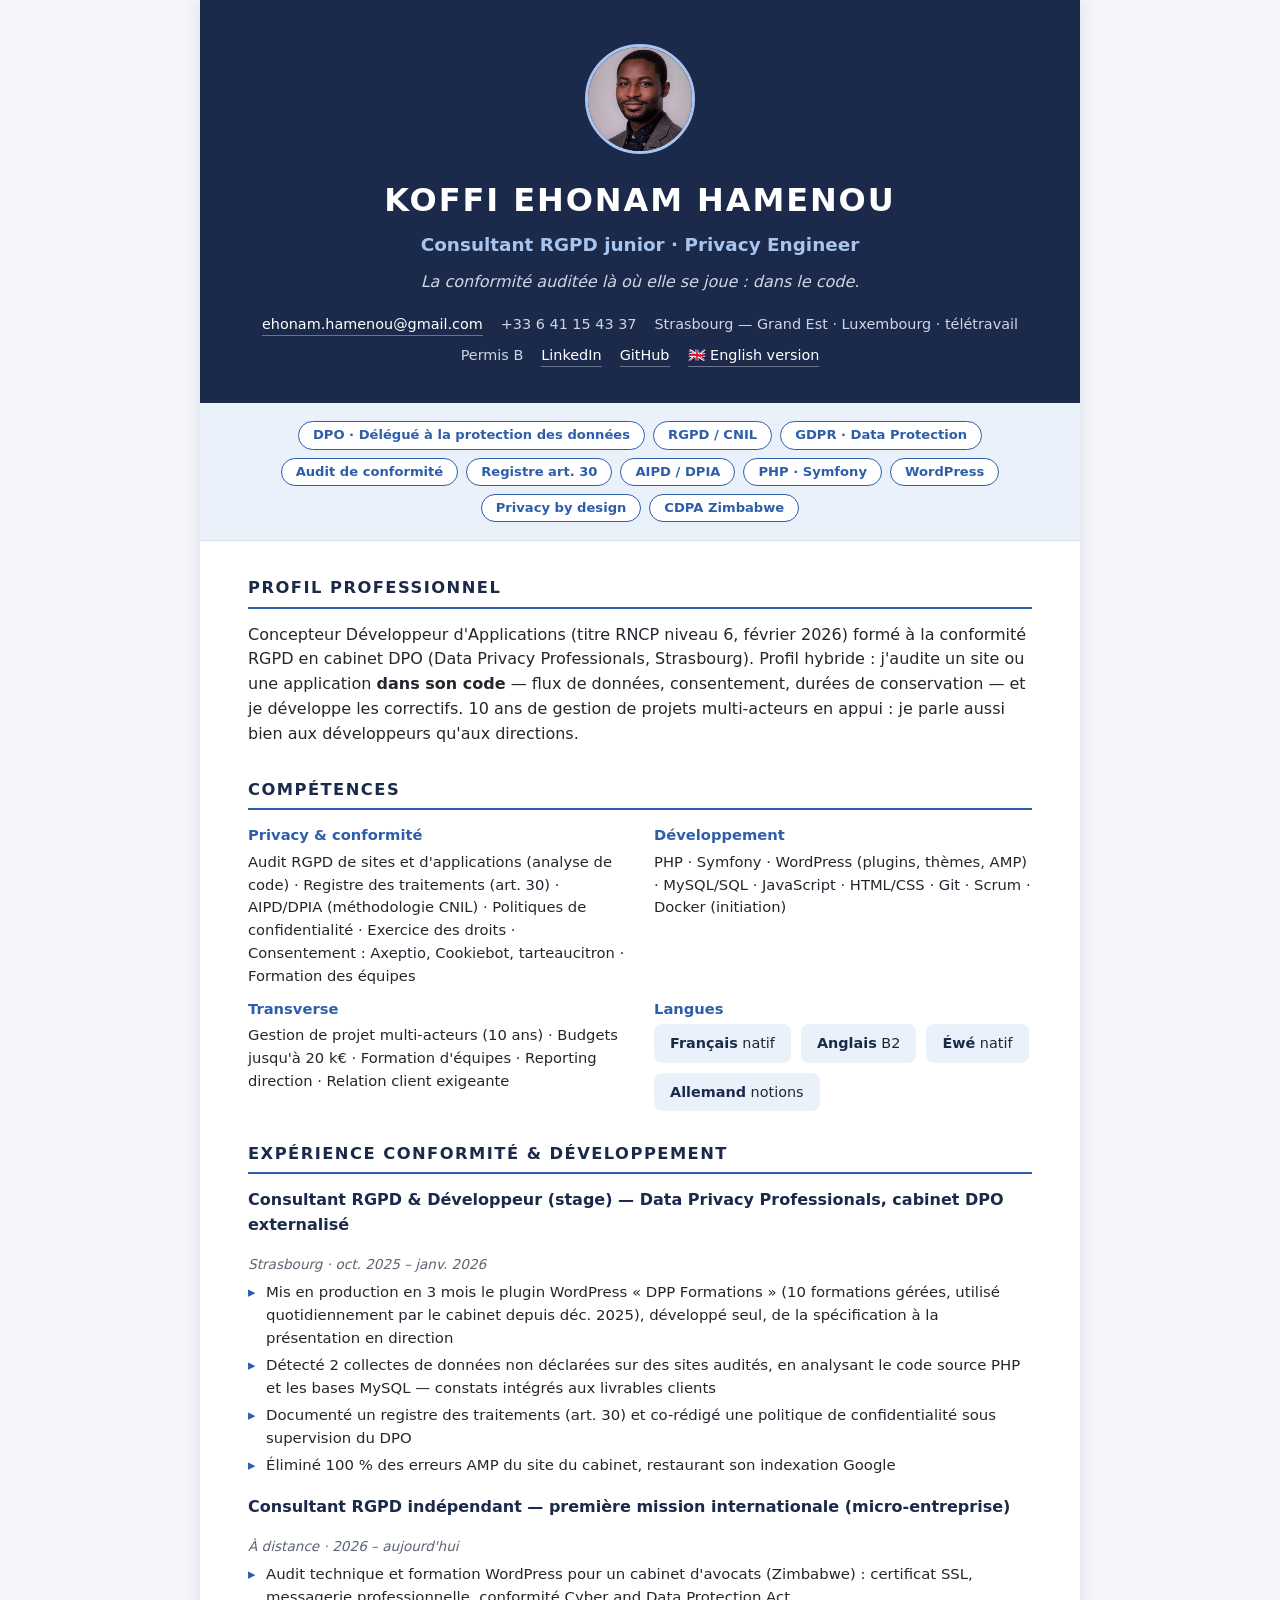
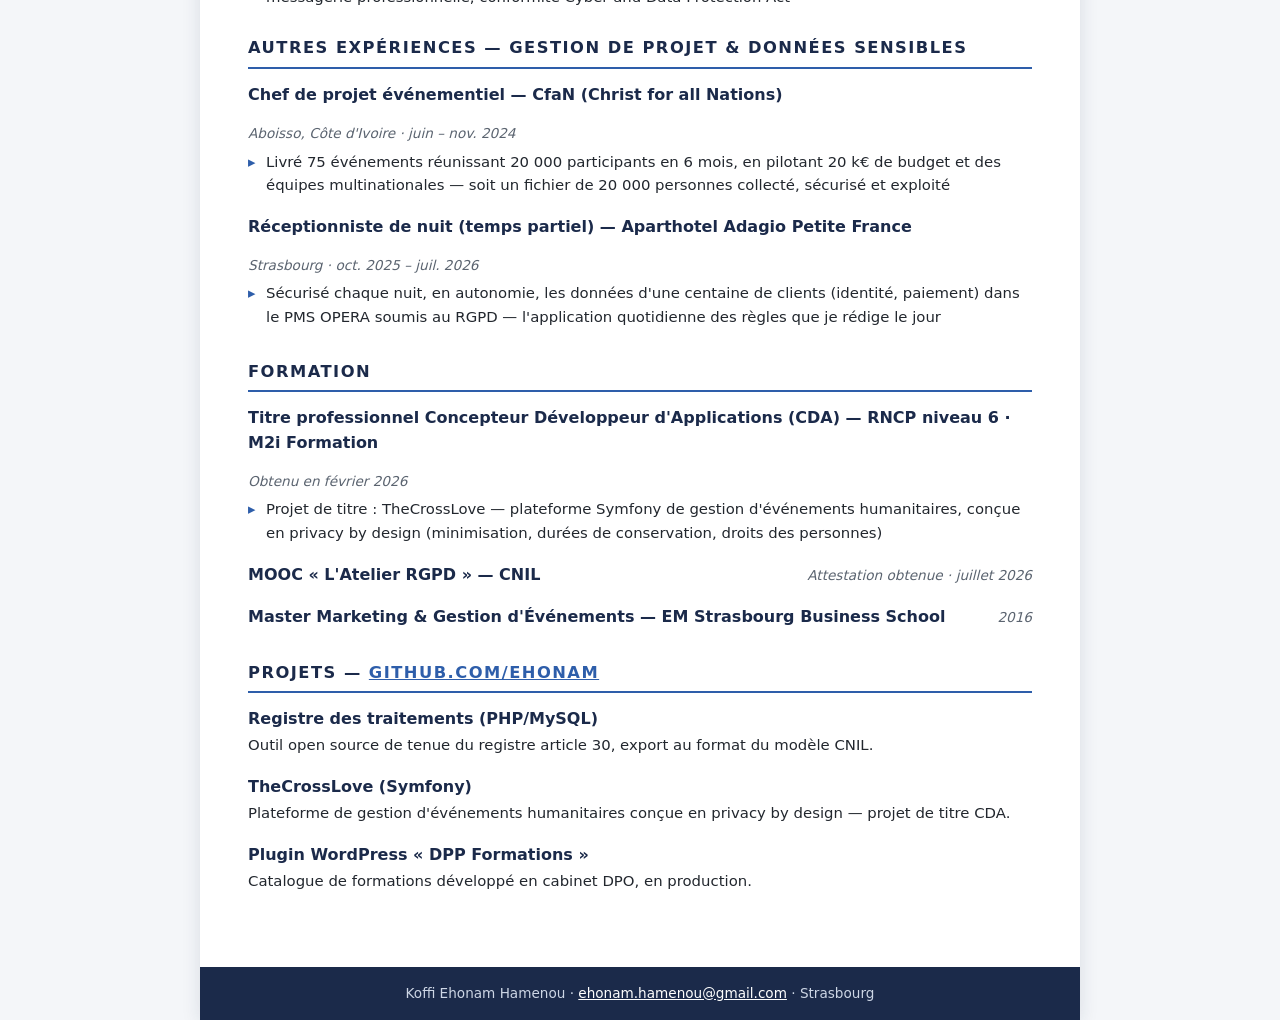
<file: index.html>
<!DOCTYPE html>
<html lang="fr">
<head>
<meta charset="UTF-8">
<meta name="viewport" content="width=device-width, initial-scale=1.0">
<meta name="description" content="Koffi Ehonam Hamenou — Consultant RGPD junior & Privacy Engineer à Strasbourg. Audit de conformité dans le code, registre des traitements, PHP/Symfony/WordPress.">
<title>Koffi Ehonam Hamenou — Consultant RGPD junior & Privacy Engineer</title>
<style>
  :root{
    --navy:#1b2a4a; --accent:#2e5eaa; --accent-light:#eaf1fb;
    --ink:#22272e; --grey:#5b6470; --line:#d8dee7; --bg:#f4f6f9; --card:#ffffff;
  }
  *{margin:0;padding:0;box-sizing:border-box}
  body{font-family:"Segoe UI",system-ui,-apple-system,Arial,sans-serif;color:var(--ink);background:var(--bg);line-height:1.55;font-size:16px}
  .page{max-width:880px;margin:0 auto;background:var(--card);box-shadow:0 2px 18px rgba(27,42,74,.12)}

  header{background:var(--navy);color:#fff;padding:44px 48px 36px;text-align:center}
  .avatar{width:110px;height:110px;border-radius:50%;object-fit:cover;border:3px solid #a9c4ef;margin-bottom:14px}
  header h1{font-size:2rem;letter-spacing:.06em;text-transform:uppercase}
  header .role{color:#a9c4ef;font-size:1.15rem;font-weight:600;margin-top:6px}
  header .tagline{color:#cdd6e5;font-style:italic;margin-top:10px}
  .contact{margin-top:18px;display:flex;flex-wrap:wrap;gap:8px 18px;justify-content:center;font-size:.9rem;color:#cdd6e5}
  .contact a{color:#fff;text-decoration:none;border-bottom:1px solid rgba(255,255,255,.35)}
  .contact a:hover{border-bottom-color:#fff}

  .tags{display:flex;flex-wrap:wrap;gap:8px;justify-content:center;padding:18px 48px;background:var(--accent-light);border-bottom:1px solid var(--line)}
  .tags span{background:#fff;border:1px solid var(--accent);color:var(--accent);border-radius:999px;padding:3px 14px;font-size:.82rem;font-weight:600}

  main{padding:34px 48px 44px}
  section{margin-bottom:30px}
  h2{color:var(--navy);font-size:1.02rem;text-transform:uppercase;letter-spacing:.09em;border-bottom:2px solid var(--accent);padding-bottom:6px;margin-bottom:14px}

  .cols{display:grid;grid-template-columns:1fr 1fr;gap:10px 28px}
  .skill h3{font-size:.92rem;color:var(--accent);margin-bottom:4px}
  .skill p{font-size:.92rem;color:var(--ink)}

  .job{margin-bottom:18px}
  .job-head{display:flex;justify-content:space-between;gap:16px;flex-wrap:wrap;align-items:baseline}
  .job-head h3{font-size:1rem;color:var(--navy)}
  .job-head .when{font-size:.85rem;color:var(--grey);font-style:italic;white-space:nowrap}
  ul{list-style:none;margin-top:6px}
  ul li{padding-left:18px;position:relative;font-size:.93rem;margin-bottom:4px}
  ul li::before{content:"▸";position:absolute;left:0;color:var(--accent)}

  .langs{display:flex;flex-wrap:wrap;gap:10px}
  .langs div{background:var(--accent-light);border-radius:8px;padding:8px 16px;font-size:.9rem}
  .langs b{color:var(--navy)}

  .projects .job p{font-size:.93rem;margin-top:2px}
  a{color:var(--accent)}

  footer{background:var(--navy);color:#cdd6e5;text-align:center;padding:16px;font-size:.85rem}
  footer a{color:#fff}

  @media(max-width:640px){
    header,main{padding-left:22px;padding-right:22px}
    .cols{grid-template-columns:1fr}
    .job-head{flex-direction:column;gap:0}
  }
  @media print{
    @page{size:A4;margin:0}
    body{background:#fff;font-size:10px;line-height:1.28}
    .page{box-shadow:none;max-width:none}
    header{padding:14px 26px 12px}
    .avatar{width:64px;height:64px;margin-bottom:6px}
    header h1{font-size:1.35rem}
    header .role{font-size:.95rem;margin-top:2px}
    header .tagline{margin-top:4px;font-size:.8rem}
    .contact{margin-top:8px;font-size:.72rem;gap:4px 12px}
    .tags{padding:6px 26px;gap:5px}
    .tags span{padding:1px 9px;font-size:.66rem}
    main{padding:10px 26px 10px}
    section{margin-bottom:7px}
    h2{font-size:.78rem;padding-bottom:2px;margin-bottom:5px;margin-top:0}
    h2[style]{margin-top:10px!important}
    .cols{gap:6px 18px}
    .skill h3{font-size:.75rem;margin-bottom:1px}
    .skill p,.job-head .when{font-size:.72rem}
    .job{margin-bottom:6px;break-inside:avoid}
    .job-head h3{font-size:.78rem}
    ul{margin-top:1px}
    ul li{font-size:.71rem;margin-bottom:1px;padding-left:12px}
    .langs{gap:6px}
    .langs div{padding:2px 9px;font-size:.72rem}
    .projects .job p{font-size:.74rem}
    footer{display:none}
    a{color:var(--ink);text-decoration:none}
  }
</style>
</head>
<body>
<div class="page">

<header>
  <img src="photo.jpeg" alt="Photo de Koffi Ehonam Hamenou" class="avatar"
       onerror="this.style.display='none'">
  <h1>Koffi Ehonam Hamenou</h1>
  <p class="role">Consultant RGPD junior · Privacy Engineer</p>
  <p class="tagline">La conformité auditée là où elle se joue : dans le code.</p>
  <div class="contact">
    <a href="mailto:ehonam.hamenou@gmail.com">ehonam.hamenou@gmail.com</a>
    <span>+33 6 41 15 43 37</span>
    <span>Strasbourg — Grand Est · Luxembourg · télétravail</span>
    <span>Permis B</span>
    <a href="https://www.linkedin.com/in/koffi-hamenou-20224a106" target="_blank" rel="noopener">LinkedIn</a>
    <a href="https://github.com/Ehonam" target="_blank" rel="noopener">GitHub</a>
    <a href="en.html">🇬🇧 English version</a>
  </div>
</header>

<div class="tags">
  <span>DPO · Délégué à la protection des données</span><span>RGPD / CNIL</span><span>GDPR · Data Protection</span>
  <span>Audit de conformité</span><span>Registre art. 30</span><span>AIPD / DPIA</span>
  <span>PHP · Symfony</span><span>WordPress</span><span>Privacy by design</span><span>CDPA Zimbabwe</span>
</div>

<main>

<section>
  <h2>Profil professionnel</h2>
  <p>Concepteur Développeur d'Applications (titre RNCP niveau 6, février 2026) formé à la conformité
  RGPD en cabinet DPO (Data Privacy Professionals, Strasbourg). Profil hybride : j'audite un site ou
  une application <strong>dans son code</strong> — flux de données, consentement, durées de
  conservation — et je développe les correctifs. 10 ans de gestion de projets multi-acteurs en
  appui : je parle aussi bien aux développeurs qu'aux directions.</p>
</section>

<section>
  <h2>Compétences</h2>
  <div class="cols">
    <div class="skill">
      <h3>Privacy &amp; conformité</h3>
      <p>Audit RGPD de sites et d'applications (analyse de code) · Registre des traitements (art. 30) ·
      AIPD/DPIA (méthodologie CNIL) · Politiques de confidentialité · Exercice des droits ·
      Consentement : Axeptio, Cookiebot, tarteaucitron · Formation des équipes</p>
    </div>
    <div class="skill">
      <h3>Développement</h3>
      <p>PHP · Symfony · WordPress (plugins, thèmes, AMP) · MySQL/SQL · JavaScript · HTML/CSS ·
      Git · Scrum · Docker (initiation)</p>
    </div>
    <div class="skill">
      <h3>Transverse</h3>
      <p>Gestion de projet multi-acteurs (10 ans) · Budgets jusqu'à 20 k€ · Formation d'équipes ·
      Reporting direction · Relation client exigeante</p>
    </div>
    <div class="skill">
      <h3>Langues</h3>
      <div class="langs">
        <div><b>Français</b> natif</div>
        <div><b>Anglais</b> B2</div>
        <div><b>Éwé</b> natif</div>
        <div><b>Allemand</b> notions</div>
      </div>
    </div>
  </div>
</section>

<section>
  <h2>Expérience conformité &amp; développement</h2>

  <div class="job">
    <div class="job-head">
      <h3>Consultant RGPD &amp; Développeur (stage) — Data Privacy Professionals, cabinet DPO externalisé</h3>
      <span class="when">Strasbourg · oct. 2025 – janv. 2026</span>
    </div>
    <ul>
      <li>Mis en production en 3 mois le plugin WordPress « DPP Formations » (10 formations gérées, utilisé quotidiennement par le cabinet depuis déc. 2025), développé seul, de la spécification à la présentation en direction</li>
      <li>Détecté 2 collectes de données non déclarées sur des sites audités, en analysant le code source PHP et les bases MySQL — constats intégrés aux livrables clients</li>
      <li>Documenté un registre des traitements (art. 30) et co-rédigé une politique de confidentialité sous supervision du DPO</li>
      <li>Éliminé 100 % des erreurs AMP du site du cabinet, restaurant son indexation Google</li>
    </ul>
  </div>

  <div class="job">
    <div class="job-head">
      <h3>Consultant RGPD indépendant — première mission internationale (micro-entreprise)</h3>
      <span class="when">À distance · 2026 – aujourd'hui</span>
    </div>
    <ul>
      <li>Audit technique et formation WordPress pour un cabinet d'avocats (Zimbabwe) : certificat SSL, messagerie professionnelle, conformité Cyber and Data Protection Act</li>
    </ul>
  </div>

  <h2 style="margin-top:26px">Autres expériences — gestion de projet &amp; données sensibles</h2>

  <div class="job">
    <div class="job-head">
      <h3>Chef de projet événementiel — CfaN (Christ for all Nations)</h3>
      <span class="when">Aboisso, Côte d'Ivoire · juin – nov. 2024</span>
    </div>
    <ul>
      <li>Livré 75 événements réunissant 20 000 participants en 6 mois, en pilotant 20 k€ de budget et des équipes multinationales — soit un fichier de 20 000 personnes collecté, sécurisé et exploité</li>
    </ul>
  </div>

  <div class="job">
    <div class="job-head">
      <h3>Réceptionniste de nuit (temps partiel) — Aparthotel Adagio Petite France</h3>
      <span class="when">Strasbourg · oct. 2025 – juil. 2026</span>
    </div>
    <ul>
      <li>Sécurisé chaque nuit, en autonomie, les données d'une centaine de clients (identité, paiement) dans le PMS OPERA soumis au RGPD — l'application quotidienne des règles que je rédige le jour</li>
    </ul>
  </div>
</section>

<section>
  <h2>Formation</h2>
  <div class="job">
    <div class="job-head">
      <h3>Titre professionnel Concepteur Développeur d'Applications (CDA) — RNCP niveau 6 · M2i Formation</h3>
      <span class="when">Obtenu en février 2026</span>
    </div>
    <ul>
      <li>Projet de titre : TheCrossLove — plateforme Symfony de gestion d'événements humanitaires, conçue en privacy by design (minimisation, durées de conservation, droits des personnes)</li>
    </ul>
  </div>
  <div class="job">
    <div class="job-head">
      <h3>MOOC « L'Atelier RGPD » — CNIL</h3>
      <span class="when">Attestation obtenue · juillet 2026</span>
    </div>
  </div>
  <div class="job">
    <div class="job-head">
      <h3>Master Marketing &amp; Gestion d'Événements — EM Strasbourg Business School</h3>
      <span class="when">2016</span>
    </div>
  </div>
</section>

<section class="projects">
  <h2>Projets — <a href="https://github.com/Ehonam" target="_blank" rel="noopener">github.com/Ehonam</a></h2>
  <div class="job">
    <h3 style="color:var(--navy);font-size:1rem">Registre des traitements (PHP/MySQL)</h3>
    <p>Outil open source de tenue du registre article 30, export au format du modèle CNIL.</p>
  </div>
  <div class="job">
    <h3 style="color:var(--navy);font-size:1rem">TheCrossLove (Symfony)</h3>
    <p>Plateforme de gestion d'événements humanitaires conçue en privacy by design — projet de titre CDA.</p>
  </div>
  <div class="job">
    <h3 style="color:var(--navy);font-size:1rem">Plugin WordPress « DPP Formations »</h3>
    <p>Catalogue de formations développé en cabinet DPO, en production.</p>
  </div>
</section>

</main>

<footer>
  Koffi Ehonam Hamenou · <a href="mailto:ehonam.hamenou@gmail.com">ehonam.hamenou@gmail.com</a> · Strasbourg
</footer>

</div>
</body>
</html>
</file>
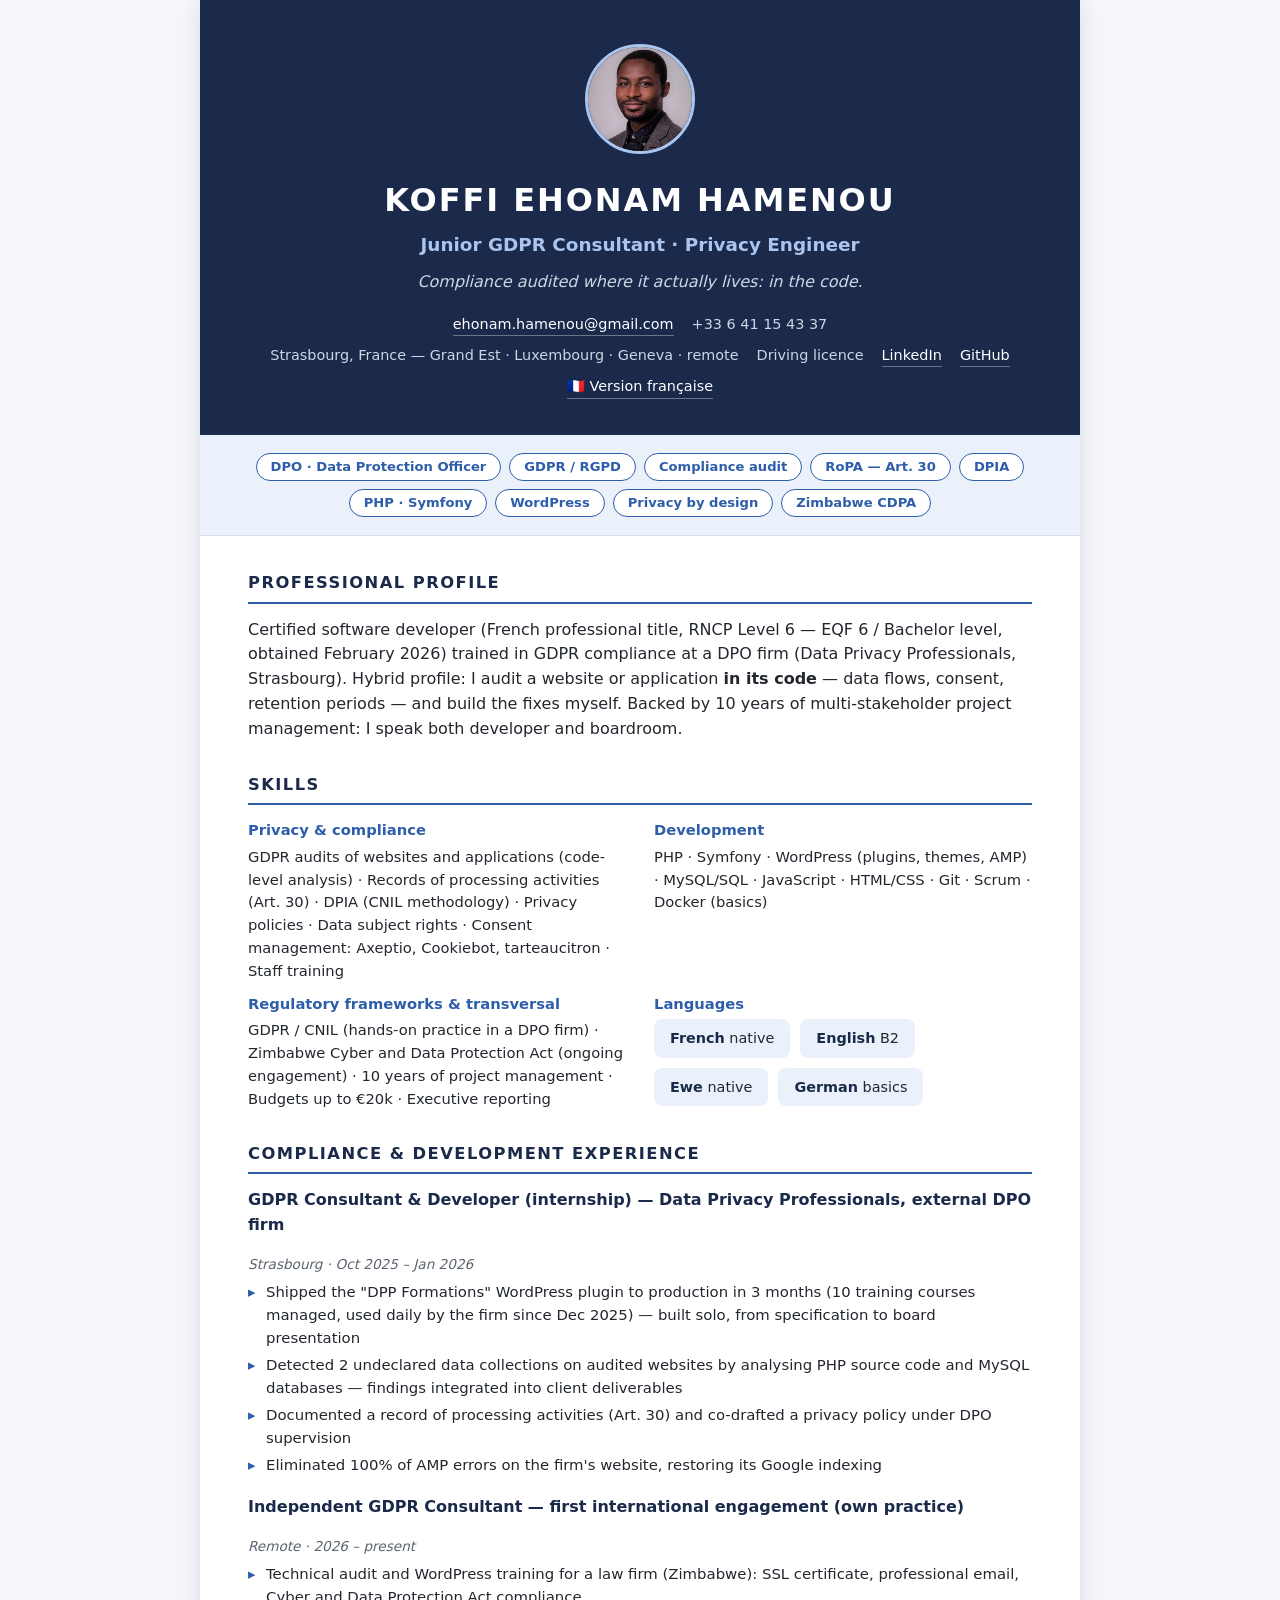
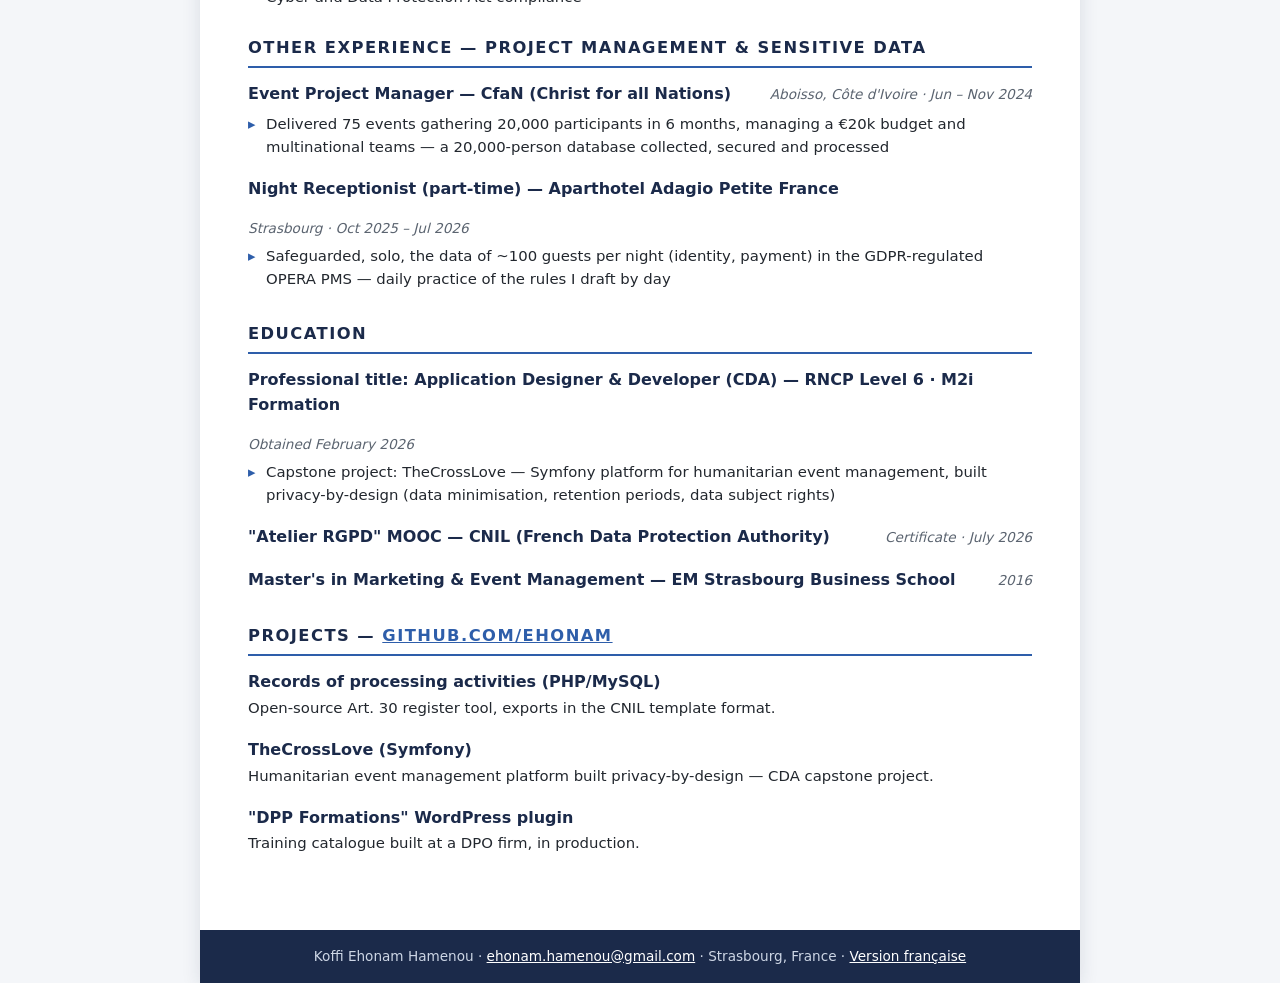
<file: en.html>
<!DOCTYPE html>
<html lang="en">
<head>
<meta charset="UTF-8">
<meta name="viewport" content="width=device-width, initial-scale=1.0">
<meta name="description" content="Koffi Ehonam Hamenou — Junior GDPR Consultant & Privacy Engineer in Strasbourg, France. Code-level compliance audits, records of processing, PHP/Symfony/WordPress.">
<title>Koffi Ehonam Hamenou — Junior GDPR Consultant & Privacy Engineer</title>
<style>
  :root{
    --navy:#1b2a4a; --accent:#2e5eaa; --accent-light:#eaf1fb;
    --ink:#22272e; --grey:#5b6470; --line:#d8dee7; --bg:#f4f6f9; --card:#ffffff;
  }
  *{margin:0;padding:0;box-sizing:border-box}
  body{font-family:"Segoe UI",system-ui,-apple-system,Arial,sans-serif;color:var(--ink);background:var(--bg);line-height:1.55;font-size:16px}
  .page{max-width:880px;margin:0 auto;background:var(--card);box-shadow:0 2px 18px rgba(27,42,74,.12)}

  header{background:var(--navy);color:#fff;padding:44px 48px 36px;text-align:center}
  .avatar{width:110px;height:110px;border-radius:50%;object-fit:cover;border:3px solid #a9c4ef;margin-bottom:14px}
  header h1{font-size:2rem;letter-spacing:.06em;text-transform:uppercase}
  header .role{color:#a9c4ef;font-size:1.15rem;font-weight:600;margin-top:6px}
  header .tagline{color:#cdd6e5;font-style:italic;margin-top:10px}
  .contact{margin-top:18px;display:flex;flex-wrap:wrap;gap:8px 18px;justify-content:center;font-size:.9rem;color:#cdd6e5}
  .contact a{color:#fff;text-decoration:none;border-bottom:1px solid rgba(255,255,255,.35)}
  .contact a:hover{border-bottom-color:#fff}

  .tags{display:flex;flex-wrap:wrap;gap:8px;justify-content:center;padding:18px 48px;background:var(--accent-light);border-bottom:1px solid var(--line)}
  .tags span{background:#fff;border:1px solid var(--accent);color:var(--accent);border-radius:999px;padding:3px 14px;font-size:.82rem;font-weight:600}

  main{padding:34px 48px 44px}
  section{margin-bottom:30px}
  h2{color:var(--navy);font-size:1.02rem;text-transform:uppercase;letter-spacing:.09em;border-bottom:2px solid var(--accent);padding-bottom:6px;margin-bottom:14px}

  .cols{display:grid;grid-template-columns:1fr 1fr;gap:10px 28px}
  .skill h3{font-size:.92rem;color:var(--accent);margin-bottom:4px}
  .skill p{font-size:.92rem;color:var(--ink)}

  .job{margin-bottom:18px}
  .job-head{display:flex;justify-content:space-between;gap:16px;flex-wrap:wrap;align-items:baseline}
  .job-head h3{font-size:1rem;color:var(--navy)}
  .job-head .when{font-size:.85rem;color:var(--grey);font-style:italic;white-space:nowrap}
  ul{list-style:none;margin-top:6px}
  ul li{padding-left:18px;position:relative;font-size:.93rem;margin-bottom:4px}
  ul li::before{content:"▸";position:absolute;left:0;color:var(--accent)}

  .langs{display:flex;flex-wrap:wrap;gap:10px}
  .langs div{background:var(--accent-light);border-radius:8px;padding:8px 16px;font-size:.9rem}
  .langs b{color:var(--navy)}

  .projects .job p{font-size:.93rem;margin-top:2px}
  a{color:var(--accent)}

  footer{background:var(--navy);color:#cdd6e5;text-align:center;padding:16px;font-size:.85rem}
  footer a{color:#fff}

  @media(max-width:640px){
    header,main{padding-left:22px;padding-right:22px}
    .cols{grid-template-columns:1fr}
    .job-head{flex-direction:column;gap:0}
  }
  @media print{
    @page{size:A4;margin:0}
    body{background:#fff;font-size:10px;line-height:1.28}
    .page{box-shadow:none;max-width:none}
    header{padding:14px 26px 12px}
    .avatar{width:64px;height:64px;margin-bottom:6px}
    header h1{font-size:1.35rem}
    header .role{font-size:.95rem;margin-top:2px}
    header .tagline{margin-top:4px;font-size:.8rem}
    .contact{margin-top:8px;font-size:.72rem;gap:4px 12px}
    .tags{padding:6px 26px;gap:5px}
    .tags span{padding:1px 9px;font-size:.66rem}
    main{padding:10px 26px 10px}
    section{margin-bottom:7px}
    h2{font-size:.78rem;padding-bottom:2px;margin-bottom:5px;margin-top:0}
    h2[style]{margin-top:10px!important}
    .cols{gap:6px 18px}
    .skill h3{font-size:.75rem;margin-bottom:1px}
    .skill p,.job-head .when{font-size:.72rem}
    .job{margin-bottom:6px;break-inside:avoid}
    .job-head h3{font-size:.78rem}
    ul{margin-top:1px}
    ul li{font-size:.71rem;margin-bottom:1px;padding-left:12px}
    .langs{gap:6px}
    .langs div{padding:2px 9px;font-size:.72rem}
    .projects .job p{font-size:.74rem}
    footer{display:none}
    a{color:var(--ink);text-decoration:none}
  }
</style>
</head>
<body>
<div class="page">

<header>
  <img src="photo.jpeg" alt="Photo of Koffi Ehonam Hamenou" class="avatar"
       onerror="this.style.display='none'">
  <h1>Koffi Ehonam Hamenou</h1>
  <p class="role">Junior GDPR Consultant · Privacy Engineer</p>
  <p class="tagline">Compliance audited where it actually lives: in the code.</p>
  <div class="contact">
    <a href="mailto:ehonam.hamenou@gmail.com">ehonam.hamenou@gmail.com</a>
    <span>+33 6 41 15 43 37</span>
    <span>Strasbourg, France — Grand Est · Luxembourg · Geneva · remote</span>
    <span>Driving licence</span>
    <a href="https://www.linkedin.com/in/koffi-hamenou-20224a106" target="_blank" rel="noopener">LinkedIn</a>
    <a href="https://github.com/Ehonam" target="_blank" rel="noopener">GitHub</a>
    <a href="./">🇫🇷 Version française</a>
  </div>
</header>

<div class="tags">
  <span>DPO · Data Protection Officer</span><span>GDPR / RGPD</span><span>Compliance audit</span>
  <span>RoPA — Art. 30</span><span>DPIA</span><span>PHP · Symfony</span><span>WordPress</span>
  <span>Privacy by design</span><span>Zimbabwe CDPA</span>
</div>

<main>

<section>
  <h2>Professional profile</h2>
  <p>Certified software developer (French professional title, RNCP Level 6 — EQF 6 / Bachelor level,
  obtained February 2026) trained in GDPR compliance at a DPO firm (Data Privacy Professionals,
  Strasbourg). Hybrid profile: I audit a website or application <strong>in its code</strong> — data
  flows, consent, retention periods — and build the fixes myself. Backed by 10 years of
  multi-stakeholder project management: I speak both developer and boardroom.</p>
</section>

<section>
  <h2>Skills</h2>
  <div class="cols">
    <div class="skill">
      <h3>Privacy &amp; compliance</h3>
      <p>GDPR audits of websites and applications (code-level analysis) · Records of processing
      activities (Art. 30) · DPIA (CNIL methodology) · Privacy policies · Data subject rights ·
      Consent management: Axeptio, Cookiebot, tarteaucitron · Staff training</p>
    </div>
    <div class="skill">
      <h3>Development</h3>
      <p>PHP · Symfony · WordPress (plugins, themes, AMP) · MySQL/SQL · JavaScript · HTML/CSS ·
      Git · Scrum · Docker (basics)</p>
    </div>
    <div class="skill">
      <h3>Regulatory frameworks &amp; transversal</h3>
      <p>GDPR / CNIL (hands-on practice in a DPO firm) · Zimbabwe Cyber and Data Protection Act
      (ongoing engagement) · 10 years of project management · Budgets up to €20k · Executive reporting</p>
    </div>
    <div class="skill">
      <h3>Languages</h3>
      <div class="langs">
        <div><b>French</b> native</div>
        <div><b>English</b> B2</div>
        <div><b>Ewe</b> native</div>
        <div><b>German</b> basics</div>
      </div>
    </div>
  </div>
</section>

<section>
  <h2>Compliance &amp; development experience</h2>

  <div class="job">
    <div class="job-head">
      <h3>GDPR Consultant &amp; Developer (internship) — Data Privacy Professionals, external DPO firm</h3>
      <span class="when">Strasbourg · Oct 2025 – Jan 2026</span>
    </div>
    <ul>
      <li>Shipped the "DPP Formations" WordPress plugin to production in 3 months (10 training courses managed, used daily by the firm since Dec 2025) — built solo, from specification to board presentation</li>
      <li>Detected 2 undeclared data collections on audited websites by analysing PHP source code and MySQL databases — findings integrated into client deliverables</li>
      <li>Documented a record of processing activities (Art. 30) and co-drafted a privacy policy under DPO supervision</li>
      <li>Eliminated 100% of AMP errors on the firm's website, restoring its Google indexing</li>
    </ul>
  </div>

  <div class="job">
    <div class="job-head">
      <h3>Independent GDPR Consultant — first international engagement (own practice)</h3>
      <span class="when">Remote · 2026 – present</span>
    </div>
    <ul>
      <li>Technical audit and WordPress training for a law firm (Zimbabwe): SSL certificate, professional email, Cyber and Data Protection Act compliance</li>
    </ul>
  </div>

  <h2 style="margin-top:26px">Other experience — project management &amp; sensitive data</h2>

  <div class="job">
    <div class="job-head">
      <h3>Event Project Manager — CfaN (Christ for all Nations)</h3>
      <span class="when">Aboisso, Côte d'Ivoire · Jun – Nov 2024</span>
    </div>
    <ul>
      <li>Delivered 75 events gathering 20,000 participants in 6 months, managing a €20k budget and multinational teams — a 20,000-person database collected, secured and processed</li>
    </ul>
  </div>

  <div class="job">
    <div class="job-head">
      <h3>Night Receptionist (part-time) — Aparthotel Adagio Petite France</h3>
      <span class="when">Strasbourg · Oct 2025 – Jul 2026</span>
    </div>
    <ul>
      <li>Safeguarded, solo, the data of ~100 guests per night (identity, payment) in the GDPR-regulated OPERA PMS — daily practice of the rules I draft by day</li>
    </ul>
  </div>
</section>

<section>
  <h2>Education</h2>
  <div class="job">
    <div class="job-head">
      <h3>Professional title: Application Designer &amp; Developer (CDA) — RNCP Level 6 · M2i Formation</h3>
      <span class="when">Obtained February 2026</span>
    </div>
    <ul>
      <li>Capstone project: TheCrossLove — Symfony platform for humanitarian event management, built privacy-by-design (data minimisation, retention periods, data subject rights)</li>
    </ul>
  </div>
  <div class="job">
    <div class="job-head">
      <h3>"Atelier RGPD" MOOC — CNIL (French Data Protection Authority)</h3>
      <span class="when">Certificate · July 2026</span>
    </div>
  </div>
  <div class="job">
    <div class="job-head">
      <h3>Master's in Marketing &amp; Event Management — EM Strasbourg Business School</h3>
      <span class="when">2016</span>
    </div>
  </div>
</section>

<section class="projects">
  <h2>Projects — <a href="https://github.com/Ehonam" target="_blank" rel="noopener">github.com/Ehonam</a></h2>
  <div class="job">
    <h3 style="color:var(--navy);font-size:1rem">Records of processing activities (PHP/MySQL)</h3>
    <p>Open-source Art. 30 register tool, exports in the CNIL template format.</p>
  </div>
  <div class="job">
    <h3 style="color:var(--navy);font-size:1rem">TheCrossLove (Symfony)</h3>
    <p>Humanitarian event management platform built privacy-by-design — CDA capstone project.</p>
  </div>
  <div class="job">
    <h3 style="color:var(--navy);font-size:1rem">"DPP Formations" WordPress plugin</h3>
    <p>Training catalogue built at a DPO firm, in production.</p>
  </div>
</section>

</main>

<footer>
  Koffi Ehonam Hamenou · <a href="mailto:ehonam.hamenou@gmail.com">ehonam.hamenou@gmail.com</a> · Strasbourg, France · <a href="./">Version française</a>
</footer>

</div>
</body>
</html>
</file>
